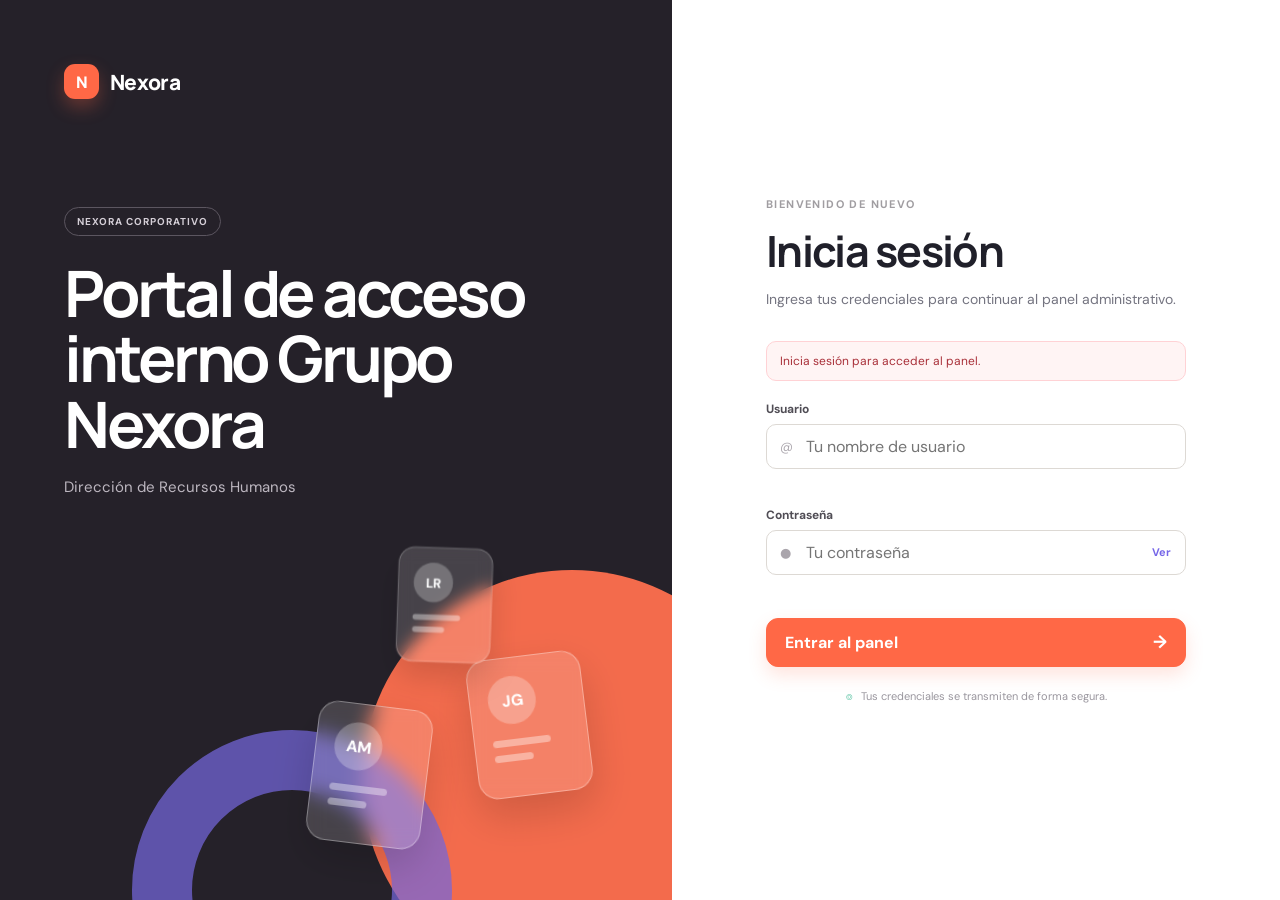
<file: index.html>
<!doctype html>
<html lang="es" class="auth-pending">
<head>
  <meta charset="UTF-8">
  <meta name="viewport" content="width=device-width, initial-scale=1.0">
  <meta name="description" content="Panel administrativo de empleados y departamentos">
  <title>Nexora | Panel</title>
  <link rel="preconnect" href="https://fonts.googleapis.com">
  <link rel="preconnect" href="https://fonts.gstatic.com" crossorigin>
  <link href="https://fonts.googleapis.com/css2?family=DM+Sans:wght@400;500;600;700&family=Manrope:wght@600;700;800&display=swap" rel="stylesheet">
  <link rel="stylesheet" href="./css/styles.css">
</head>
<body class="app-page">
  <div class="app-shell">
    <aside class="sidebar" id="sidebar">
      <a class="brand" href="./index.html" aria-label="Ir al inicio">
        <span class="brand-mark" aria-hidden="true">N</span>
        <span>Nexora</span>
      </a>

      <nav class="main-nav" aria-label="Navegación principal">
        <p class="nav-caption">Espacio de trabajo</p>
        <a class="nav-link active" href="./index.html" data-permission="dashboard">
          <span class="nav-icon" aria-hidden="true">⌂</span> Resumen
        </a>
        <a class="nav-link" href="./empleados.html" data-permission="empleados:ver">
          <span class="nav-icon" aria-hidden="true">♙</span> Empleados
        </a>
        <a class="nav-link" href="./departamentos.html" data-permission="departamentos:ver">
          <span class="nav-icon" aria-hidden="true">◇</span> Departamentos
        </a>
      </nav>

      <div class="sidebar-footer">
        <div class="user-card">
          <div class="avatar" data-user-initial>U</div>
          <div class="user-meta">
            <strong data-username>Usuario</strong>
            <span data-role>Rol</span>
          </div>
          <button class="icon-button" type="button" data-logout aria-label="Cerrar sesión" title="Cerrar sesión">↗</button>
        </div>
      </div>
    </aside>

    <main class="main-content">
      <header class="topbar">
        <button class="menu-button" id="menuButton" type="button" aria-label="Abrir menú">☰</button>
        <div>
          <p class="eyebrow">Panel administrativo</p>
          <h1>Hola, <span data-first-name>equipo</span></h1>
        </div>
      </header>

      

      <section class="stats-grid" aria-label="Indicadores">
        <article class="stat-card" data-permission="empleados:ver">
          <div class="stat-icon coral">♙</div>
          <div>
            <p>Empleados</p>
            <strong id="employeeCount">—</strong>
            <span>registros activos</span>
          </div>
        </article>
        <article class="stat-card" data-permission="departamentos:ver">
          <div class="stat-icon violet">◇</div>
          <div>
            <p>Departamentos</p>
            <strong id="departmentCount">—</strong>
            <span>áreas registradas</span>
          </div>
        </article>
        <article class="stat-card">
          <div class="stat-icon mint">✓</div>
          <div>
            <p>Tu acceso</p>
            <strong class="access-role" data-role>—</strong>
            <span>permisos asignados</span>
          </div>
        </article>
      </section>

      <section class="content-grid">
        <article class="panel quick-panel">
          <div class="panel-heading">
            <div>
              <p class="eyebrow">Accesos directos</p>
              <h2>¿Qué quieres hacer?</h2>
            </div>
          </div>
          <div class="quick-links">
            <a href="./empleados.html" data-permission="empleados:ver">
              <span class="quick-icon coral">♙</span>
              <span><strong>Ver empleados</strong><small>Directorio y datos laborales</small></span>
              <b>→</b>
            </a>
            <a href="./departamentos.html" data-permission="departamentos:ver">
              <span class="quick-icon violet">◇</span>
              <span><strong>Ver departamentos</strong><small>Estructura de la empresa</small></span>
              <b>→</b>
            </a>
            <a href="./empleados.html?nuevo=true" data-permission="empleados:crear">
              <span class="quick-icon mint">＋</span>
              <span><strong>Nuevo empleado</strong><small>Agrega una persona al equipo</small></span>
              <b>→</b>
            </a>
          </div>
        </article>

        <article class="panel permission-panel">
          <div class="panel-heading">
            <div>
              <p class="eyebrow">Sesión actual</p>
              <h2>Permisos habilitados</h2>
            </div>
          </div>
          <ul class="permission-list" id="permissionList"></ul>
        </article>
      </section>
    </main>
  </div>

  <div class="toast-container" id="toastContainer" aria-live="polite"></div>
  <script type="module" src="./js/controllers/indexController.js"></script>
</body>
</html>
</file>
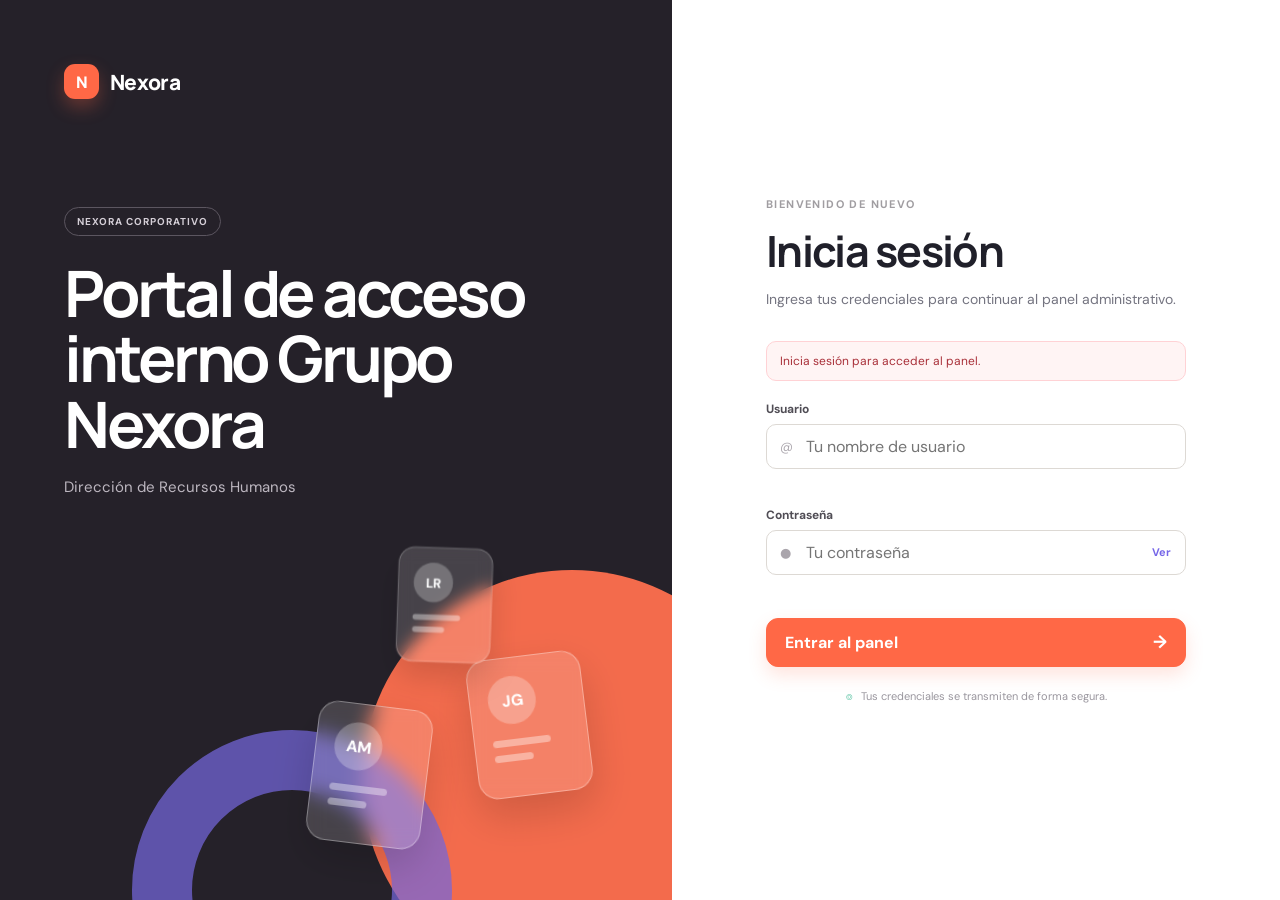
<file: departamentos.html>
<!doctype html>
<html lang="es" class="auth-pending">
<head>
  <meta charset="UTF-8">
  <meta name="viewport" content="width=device-width, initial-scale=1.0">
  <title>Nexora | Departamentos</title>
  <link rel="preconnect" href="https://fonts.googleapis.com">
  <link rel="preconnect" href="https://fonts.gstatic.com" crossorigin>
  <link href="https://fonts.googleapis.com/css2?family=DM+Sans:wght@400;500;600;700&family=Manrope:wght@600;700;800&display=swap" rel="stylesheet">
  <link rel="stylesheet" href="./css/styles.css">
</head>
<body class="app-page">
  <div class="app-shell">
    <aside class="sidebar" id="sidebar">
      <a class="brand" href="./index.html"><span class="brand-mark">N</span><span>Nexora</span></a>
      <nav class="main-nav" aria-label="Navegación principal">
        <p class="nav-caption">Espacio de trabajo</p>
        <a class="nav-link" href="./index.html" data-permission="dashboard"><span class="nav-icon">⌂</span> Resumen</a>
        <a class="nav-link" href="./empleados.html" data-permission="empleados:ver"><span class="nav-icon">♙</span> Empleados</a>
        <a class="nav-link active" href="./departamentos.html" data-permission="departamentos:ver"><span class="nav-icon">◇</span> Departamentos</a>
      </nav>
      <div class="sidebar-footer">
        <div class="user-card">
          <div class="avatar" data-user-initial>U</div>
          <div class="user-meta"><strong data-username>Usuario</strong><span data-role>Rol</span></div>
          <button class="icon-button" type="button" data-logout aria-label="Cerrar sesión">↗</button>
        </div>
      </div>
    </aside>

    <main class="main-content">
      <header class="topbar list-topbar">
        <button class="menu-button" id="menuButton" type="button" aria-label="Abrir menú">☰</button>
        <div><p class="eyebrow">Organización</p><h1>Departamentos</h1></div>
        <button class="primary-button" id="newDepartmentButton" type="button" data-permission="departamentos:crear">＋ Nuevo departamento</button>
      </header>

      <section class="panel table-panel">
        <div class="table-toolbar">
          <div><h2>Áreas de la empresa</h2><p id="departmentSummary">Cargando departamentos…</p></div>
          <label class="search-box"><span aria-hidden="true">⌕</span><input id="departmentSearch" type="search" placeholder="Buscar departamento…"></label>
        </div>
        <div class="department-grid" id="departmentGrid"></div>
        <div class="empty-state" id="departmentEmpty" hidden><span>◇</span><h3>No hay departamentos para mostrar</h3><p>Prueba con otra búsqueda o crea un área.</p></div>
      </section>
    </main>
  </div>

  <dialog class="modal" id="departmentModal">
    <form id="departmentForm" method="dialog" novalidate>
      <input type="hidden" id="departmentId" name="id">
      <div class="modal-header">
        <div><p class="eyebrow" id="departmentModalEyebrow">Nuevo registro</p><h2 id="departmentModalTitle">Agregar departamento</h2></div>
        <button class="close-button" type="button" data-close-modal aria-label="Cerrar">×</button>
      </div>
      <div class="form-grid">
        <div class="form-field full"><label for="nombreDepto">Nombre del departamento</label><input id="nombreDepto" name="nombreDepto" required minlength="5" maxlength="50"></div>
        <div class="form-field"><label for="abreviatura">Abreviatura</label><input id="abreviatura" name="abreviatura" maxlength="5" placeholder="Ej. RRHH"></div>
        <div class="form-field"><label for="ubicacion">Ubicación</label><input id="ubicacion" name="ubicacion" maxlength="100" placeholder="Ej. Edificio A"></div>
      </div>
      <div class="modal-actions"><button class="secondary-button" type="button" data-close-modal>Cancelar</button><button class="primary-button" id="saveDepartmentButton" type="submit">Guardar departamento</button></div>
    </form>
  </dialog>

  <div class="toast-container" id="toastContainer" aria-live="polite"></div>
  <script type="module" src="./js/controllers/departamentosController.js"></script>
</body>
</html>
</file>
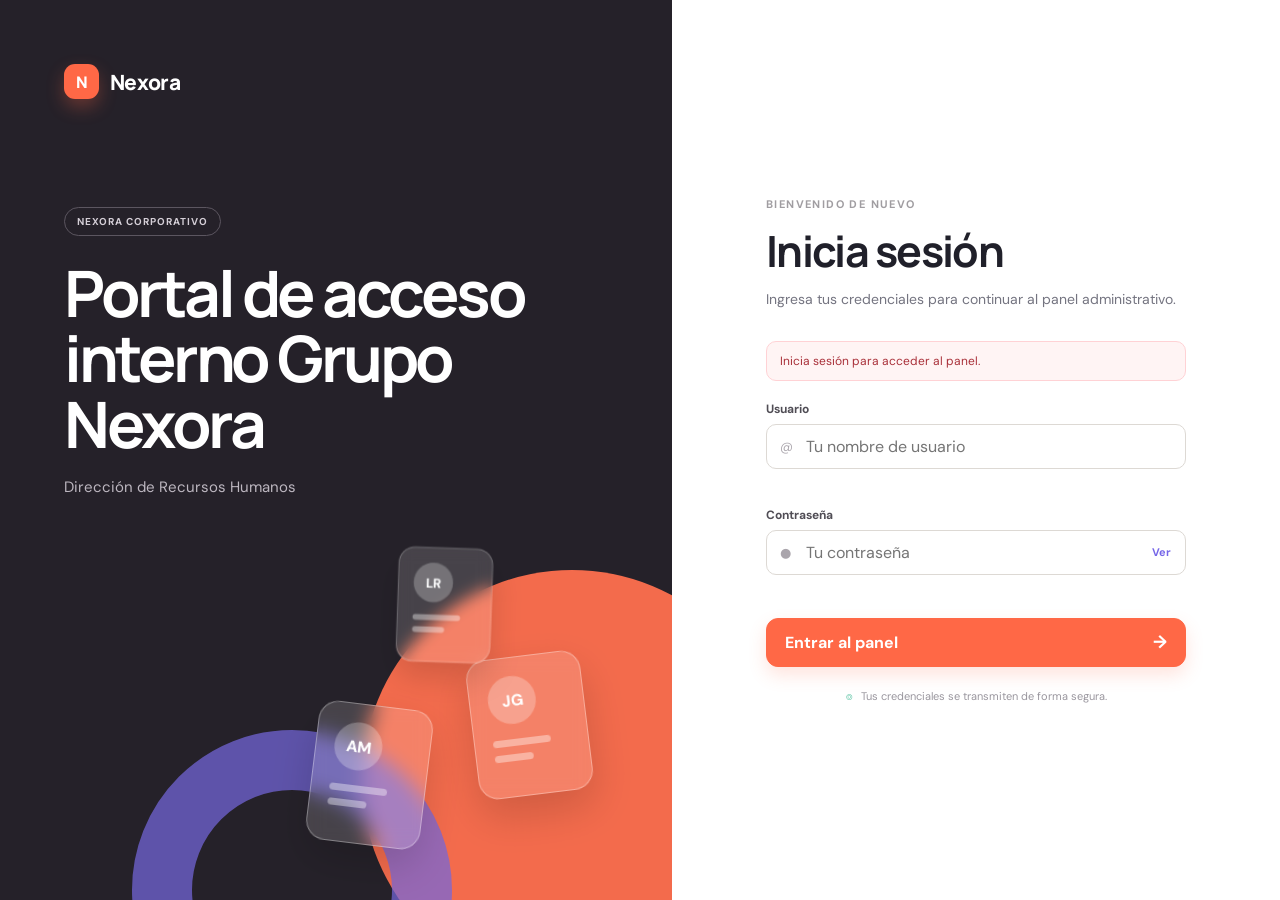
<file: empleados.html>
<!doctype html>
<html lang="es" class="auth-pending">
<head>
  <meta charset="UTF-8">
  <meta name="viewport" content="width=device-width, initial-scale=1.0">
  <title>Nexora | Empleados</title>
  <link rel="preconnect" href="https://fonts.googleapis.com">
  <link rel="preconnect" href="https://fonts.gstatic.com" crossorigin>
  <link href="https://fonts.googleapis.com/css2?family=DM+Sans:wght@400;500;600;700&family=Manrope:wght@600;700;800&display=swap" rel="stylesheet">
  <link rel="stylesheet" href="./css/styles.css">
</head>
<body class="app-page">
  <div class="app-shell">
    <aside class="sidebar" id="sidebar">
      <a class="brand" href="./index.html"><span class="brand-mark">N</span><span>Nexora</span></a>
      <nav class="main-nav" aria-label="Navegación principal">
        <p class="nav-caption">Espacio de trabajo</p>
        <a class="nav-link" href="./index.html" data-permission="dashboard"><span class="nav-icon">⌂</span> Resumen</a>
        <a class="nav-link active" href="./empleados.html" data-permission="empleados:ver"><span class="nav-icon">♙</span> Empleados</a>
        <a class="nav-link" href="./departamentos.html" data-permission="departamentos:ver"><span class="nav-icon">◇</span> Departamentos</a>
      </nav>
      <div class="sidebar-footer">
        <div class="user-card">
          <div class="avatar" data-user-initial>U</div>
          <div class="user-meta"><strong data-username>Usuario</strong><span data-role>Rol</span></div>
          <button class="icon-button" type="button" data-logout aria-label="Cerrar sesión">↗</button>
        </div>
      </div>
    </aside>

    <main class="main-content">
      <header class="topbar list-topbar">
        <button class="menu-button" id="menuButton" type="button" aria-label="Abrir menú">☰</button>
        <div><p class="eyebrow">Directorio</p><h1>Empleados</h1></div>
        <button class="primary-button" id="newEmployeeButton" type="button" data-permission="empleados:crear">＋ Nuevo empleado</button>
      </header>

      <section class="panel table-panel">
        <div class="table-toolbar">
          <div>
            <h2>Personas del equipo</h2>
            <p id="employeeSummary">Cargando empleados…</p>
          </div>
          <label class="search-box">
            <span aria-hidden="true">⌕</span>
            <input id="employeeSearch" type="search" placeholder="Buscar por nombre, correo…">
          </label>
        </div>
        <div class="table-wrap">
          <table>
            <thead><tr><th>Empleado</th><th>Departamento</th><th>Ingreso</th><th>Salario</th><th class="actions-column">Acciones</th></tr></thead>
            <tbody id="employeeTableBody"></tbody>
          </table>
          <div class="empty-state" id="employeeEmpty" hidden>
            <span>♙</span><h3>No hay empleados para mostrar</h3><p>Prueba con otra búsqueda o agrega un registro.</p>
          </div>
        </div>
        <div class="pagination" id="employeePagination"></div>
      </section>
    </main>
  </div>

  <dialog class="modal" id="employeeModal">
    <form id="employeeForm" method="dialog" novalidate>
      <div class="modal-header">
        <div><p class="eyebrow">Nuevo registro</p><h2>Agregar empleado</h2></div>
        <button class="close-button" type="button" data-close-modal aria-label="Cerrar">×</button>
      </div>
      <div class="form-grid">
        <div class="form-field"><label for="nombre">Nombre</label><input id="nombre" name="nombre" required maxlength="80"></div>
        <div class="form-field"><label for="apellido">Apellido</label><input id="apellido" name="apellido" required maxlength="80"></div>
        <div class="form-field full"><label for="email">Correo electrónico</label><input id="email" name="email" type="email" required maxlength="120"></div>
        <div class="form-field"><label for="fecha_ingreso">Fecha de ingreso</label><input id="fecha_ingreso" name="fecha_ingreso" type="date" required></div>
        <div class="form-field"><label for="salario">Salario</label><input id="salario" name="salario" type="number" min="0" step="0.01" required></div>
        <div class="form-field full"><label for="idDepartamento">Departamento</label><select id="idDepartamento" name="idDepartamento" required><option value="">Selecciona un departamento</option></select></div>
      </div>
      <div class="modal-actions"><button class="secondary-button" type="button" data-close-modal>Cancelar</button><button class="primary-button" id="saveEmployeeButton" type="submit">Guardar empleado</button></div>
    </form>
  </dialog>

  <div class="toast-container" id="toastContainer" aria-live="polite"></div>
  <script type="module" src="./js/controllers/empleadosController.js"></script>
</body>
</html>
</file>
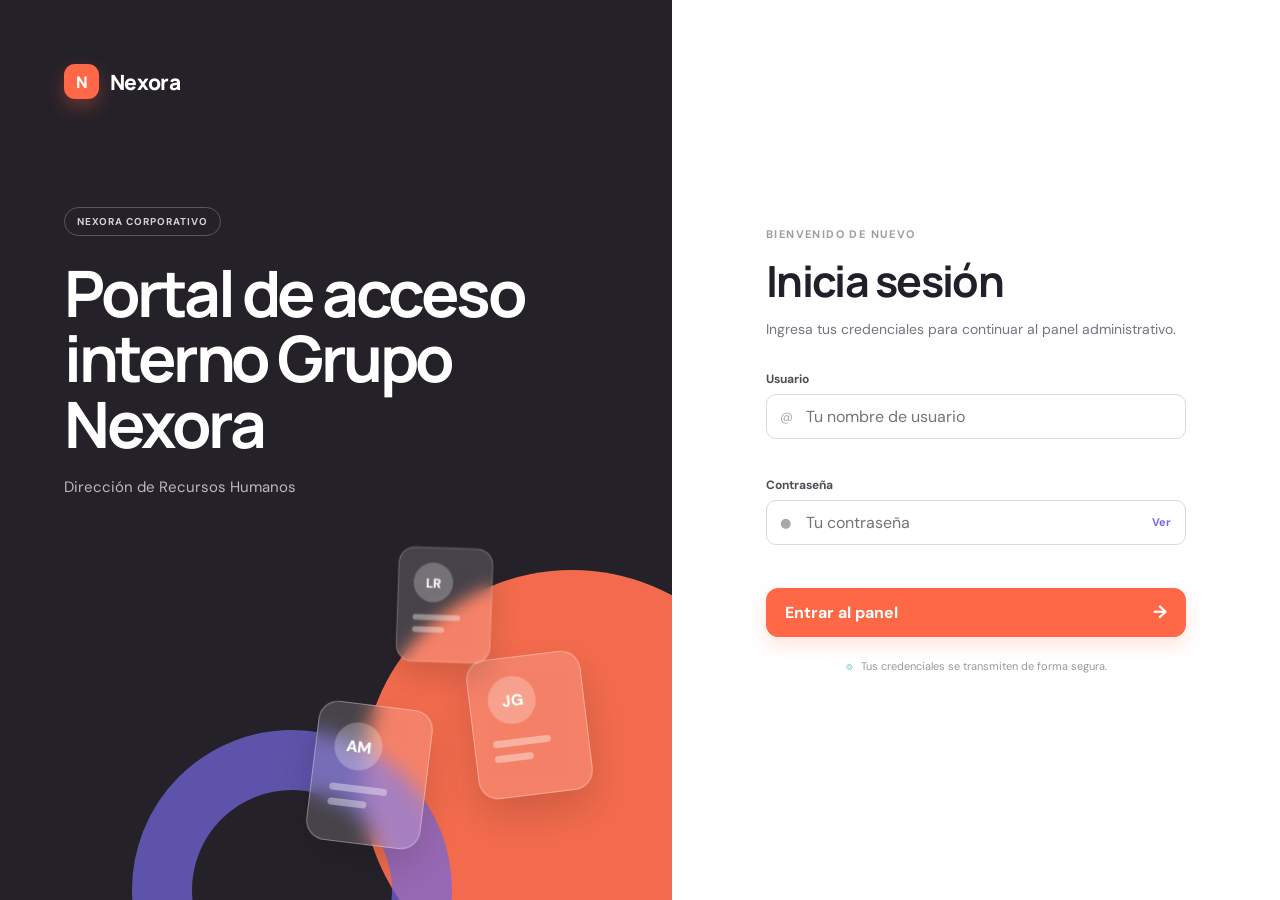
<file: login.html>
<!doctype html>
<html lang="es" class="auth-pending">
<head>
  <meta charset="UTF-8">
  <meta name="viewport" content="width=device-width, initial-scale=1.0">
  <meta name="description" content="Inicio de sesión del portal corporativo Nexora">
  <title>Nexora | Iniciar sesión</title>
  <link rel="preconnect" href="https://fonts.googleapis.com">
  <link rel="preconnect" href="https://fonts.gstatic.com" crossorigin>
  <link href="https://fonts.googleapis.com/css2?family=DM+Sans:wght@400;500;600;700&family=Manrope:wght@600;700;800&display=swap" rel="stylesheet">
  <link rel="stylesheet" href="./css/styles.css">
</head>
<body class="login-page">
  <main class="login-layout">
    <section class="login-visual" aria-label="Bienvenida">
      <a class="brand brand-light" href="./index.html">
        <span class="brand-mark">N</span><span>Nexora</span>
      </a>
      <div class="visual-copy">
        <span class="login-chip">Nexora Corporativo</span>
        <h1>Portal de acceso interno Grupo Nexora</h1>
        <p>Dirección de Recursos Humanos</p>
      </div>
      <div class="visual-art" aria-hidden="true">
        <div class="orb orb-one"></div>
        <div class="orb orb-two"></div>
        <div class="people-card card-one"><span>JG</span><i></i><i></i></div>
        <div class="people-card card-two"><span>AM</span><i></i><i></i></div>
        <div class="people-card card-three"><span>LR</span><i></i><i></i></div>
      </div>
    </section>

    <section class="login-form-section">
      <div class="login-form-wrap">
        <div class="mobile-brand">
          <span class="brand-mark">N</span><strong>Nexora</strong>
        </div>
        <p class="eyebrow">Bienvenido de nuevo</p>
        <h2>Inicia sesión</h2>
        <p class="form-intro">Ingresa tus credenciales para continuar al panel administrativo.</p>

        <div class="alert alert-error" id="loginAlert" role="alert" hidden></div>

        <form id="loginForm" novalidate>
          <div class="form-field">
            <label for="username">Usuario</label>
            <div class="input-with-icon">
              <span aria-hidden="true">@</span>
              <input id="username" name="username" type="text" autocomplete="username" placeholder="Tu nombre de usuario" required>
            </div>
            <small class="field-error" data-error-for="username"></small>
          </div>

          <div class="form-field">
            <label for="password">Contraseña</label>
            <div class="input-with-icon">
              <span aria-hidden="true">●</span>
              <input id="password" name="password" type="password" autocomplete="current-password" placeholder="Tu contraseña" required>
              <button class="password-toggle" id="passwordToggle" type="button" aria-label="Mostrar contraseña">Ver</button>
            </div>
            <small class="field-error" data-error-for="password"></small>
          </div>

          <button class="primary-button login-button" id="loginButton" type="submit">
            <span>Entrar al panel</span><b aria-hidden="true">→</b>
          </button>
        </form>

        <p class="security-note"><span aria-hidden="true">⌾</span> Tus credenciales se transmiten de forma segura.</p>
      </div>
    </section>
  </main>
  <script type="module" src="./js/controllers/loginController.js"></script>
</body>
</html>
</file>
<file: css/styles.css>
:root {
  --ink: #20202a;
  --muted: #747480;
  --line: #e9e7e2;
  --paper: #ffffff;
  --canvas: #f6f5f1;
  --coral: #ff6846;
  --coral-dark: #e94e2c;
  --coral-soft: #fff0eb;
  --violet: #7566e8;
  --violet-soft: #efedff;
  --mint: #3eb893;
  --mint-soft: #e6f8f1;
  --danger: #cf3d46;
  --shadow: 0 18px 50px rgba(40, 33, 28, 0.08);
  --radius-lg: 24px;
  --radius-md: 16px;
  --sidebar-width: 252px;
}

/* Evita mostrar una vista mientras el guard comprueba la sesión. */
html.auth-pending body {
  visibility: hidden;
}

* { box-sizing: border-box; }

html { min-width: 320px; }

body {
  margin: 0;
  color: var(--ink);
  background: var(--canvas);
  font-family: "DM Sans", system-ui, sans-serif;
  -webkit-font-smoothing: antialiased;
}

button, input, select { font: inherit; }
button, a { -webkit-tap-highlight-color: transparent; }
a { color: inherit; text-decoration: none; }
[hidden] { display: none !important; }

h1, h2, h3, p { margin-top: 0; }
h1, h2, h3, .brand { font-family: "Manrope", sans-serif; }

.app-shell { min-height: 100vh; }

.sidebar {
  position: fixed;
  inset: 0 auto 0 0;
  z-index: 30;
  display: flex;
  width: var(--sidebar-width);
  flex-direction: column;
  padding: 32px 22px 22px;
  border-right: 1px solid var(--line);
  background: rgba(255, 255, 255, 0.94);
  backdrop-filter: blur(16px);
}

.brand {
  display: inline-flex;
  align-items: center;
  gap: 11px;
  width: fit-content;
  font-size: 21px;
  font-weight: 800;
  letter-spacing: -0.7px;
}

.brand-mark {
  display: grid;
  width: 35px;
  height: 35px;
  place-items: center;
  border-radius: 11px;
  color: #fff;
  background: var(--coral);
  box-shadow: 0 8px 18px rgba(255, 104, 70, 0.3);
  font-size: 16px;
}

.main-nav { margin-top: 60px; }

.nav-caption, .eyebrow {
  margin-bottom: 10px;
  color: #a09da1;
  font-size: 11px;
  font-weight: 700;
  letter-spacing: 1.4px;
  text-transform: uppercase;
}

.nav-caption { padding-left: 13px; }

.nav-link {
  display: flex;
  align-items: center;
  gap: 13px;
  margin: 5px 0;
  padding: 12px 13px;
  border-radius: 12px;
  color: #686571;
  font-size: 14px;
  font-weight: 600;
  transition: 160ms ease;
}

.nav-link:hover { color: var(--ink); background: #f6f4ef; }
.nav-link.active { color: #d94d2f; background: var(--coral-soft); }
.nav-icon { display: grid; width: 22px; font-size: 19px; place-items: center; }

.sidebar-footer { margin-top: auto; }

.user-card {
  display: flex;
  align-items: center;
  gap: 10px;
  padding-top: 20px;
  border-top: 1px solid var(--line);
}

.avatar, .table-avatar {
  display: grid;
  flex: 0 0 auto;
  width: 38px;
  height: 38px;
  place-items: center;
  border-radius: 12px;
  color: #6756ca;
  background: var(--violet-soft);
  font-weight: 800;
}

.user-meta { display: grid; min-width: 0; flex: 1; }
.user-meta strong { overflow: hidden; font-size: 13px; text-overflow: ellipsis; }
.user-meta span { overflow: hidden; color: var(--muted); font-size: 11px; text-overflow: ellipsis; text-transform: capitalize; }

.icon-button, .menu-button, .close-button {
  border: 0;
  color: #85818b;
  background: transparent;
  cursor: pointer;
}

.icon-button { padding: 8px; border-radius: 9px; font-size: 18px; }
.icon-button:hover { color: var(--danger); background: #fff0f0; }

.main-content {
  min-height: 100vh;
  margin-left: var(--sidebar-width);
  padding: 36px clamp(24px, 4vw, 64px) 56px;
}

.topbar {
  display: flex;
  align-items: center;
  justify-content: space-between;
  gap: 24px;
  margin-bottom: 28px;
}

.topbar h1 { margin-bottom: 0; font-size: clamp(27px, 3vw, 38px); letter-spacing: -1.5px; }
.topbar .eyebrow { margin-bottom: 4px; }
.topbar-actions { margin-left: auto; }
.menu-button { display: none; font-size: 22px; }

.status-pill {
  display: inline-flex;
  align-items: center;
  gap: 8px;
  padding: 8px 12px;
  border: 1px solid #ddede7;
  border-radius: 99px;
  color: #48806d;
  background: #f4fcf9;
  font-size: 12px;
  font-weight: 600;
}

.status-pill i { width: 7px; height: 7px; border-radius: 50%; background: var(--mint); box-shadow: 0 0 0 4px #dff4ed; }

.hero-card {
  position: relative;
  display: flex;
  min-height: 235px;
  align-items: center;
  overflow: hidden;
  padding: 38px 42px;
  border-radius: var(--radius-lg);
  color: #fff;
  background: #27232b;
  box-shadow: var(--shadow);
}

.hero-card > div:first-child { position: relative; z-index: 2; max-width: 610px; }
.hero-label { display: inline-block; margin-bottom: 18px; padding: 7px 11px; border: 1px solid #5e5665; border-radius: 99px; color: #d5d0d8; font-size: 11px; font-weight: 700; letter-spacing: 1px; text-transform: uppercase; }
.hero-card h2 { max-width: 500px; margin-bottom: 12px; font-size: clamp(30px, 4vw, 48px); line-height: 1.08; letter-spacing: -2px; }
.hero-card p { max-width: 570px; margin-bottom: 0; color: #bdb8c0; font-size: 15px; line-height: 1.6; }

.hero-decoration { position: absolute; inset: 0 0 0 auto; width: 42%; }
.hero-decoration span { position: absolute; border-radius: 50%; }
.hero-decoration span:nth-child(1) { top: -90px; right: -20px; width: 260px; height: 260px; background: var(--coral); opacity: 0.88; }
.hero-decoration span:nth-child(2) { right: 130px; bottom: -100px; width: 245px; height: 245px; border: 45px solid var(--violet); opacity: 0.65; }
.hero-decoration span:nth-child(3) { top: 84px; right: 68px; width: 96px; height: 96px; border: 18px solid #f9bb53; opacity: 0.9; }

.stats-grid { display: grid; grid-template-columns: repeat(3, minmax(0, 1fr)); gap: 18px; margin: 22px 0; }

.stat-card {
  display: flex;
  min-height: 132px;
  align-items: center;
  gap: 17px;
  padding: 23px;
  border: 1px solid var(--line);
  border-radius: var(--radius-md);
  background: var(--paper);
}

.stat-icon, .quick-icon { display: grid; flex: 0 0 auto; place-items: center; border-radius: 14px; font-weight: 800; }
.stat-icon { width: 48px; height: 48px; font-size: 21px; }
.coral { color: #e75434; background: var(--coral-soft); }
.violet { color: #6959d3; background: var(--violet-soft); }
.mint { color: #258a6c; background: var(--mint-soft); }
.stat-card p { margin-bottom: 3px; color: var(--muted); font-size: 13px; }
.stat-card strong { display: block; max-width: 150px; overflow: hidden; font-family: "Manrope"; font-size: 26px; line-height: 1.2; text-overflow: ellipsis; }
.stat-card strong.access-role { font-size: 17px; text-transform: capitalize; }
.stat-card span { color: #a3a0a5; font-size: 11px; }

.content-grid { display: grid; grid-template-columns: minmax(0, 1.45fr) minmax(290px, 0.8fr); gap: 22px; }
.panel { border: 1px solid var(--line); border-radius: var(--radius-lg); background: var(--paper); }
.quick-panel, .permission-panel { padding: 28px; }
.panel-heading h2 { margin-bottom: 22px; font-size: 20px; letter-spacing: -0.6px; }
.panel-heading .eyebrow { margin-bottom: 5px; }

.quick-links { display: grid; gap: 8px; }
.quick-links a { display: flex; align-items: center; gap: 14px; padding: 12px; border-radius: 14px; transition: 160ms ease; }
.quick-links a:hover { background: #faf9f6; transform: translateX(2px); }
.quick-icon { width: 42px; height: 42px; }
.quick-links a > span:nth-child(2) { display: grid; flex: 1; }
.quick-links strong { font-size: 14px; }
.quick-links small { margin-top: 2px; color: var(--muted); font-size: 12px; }
.quick-links b { color: #aaa6ac; }

.permission-list { display: grid; gap: 11px; margin: 0; padding: 0; list-style: none; }
.permission-list li { display: flex; align-items: center; gap: 11px; }
.permission-list li span { display: grid; width: 25px; height: 25px; place-items: center; border-radius: 50%; color: #27886c; background: var(--mint-soft); font-size: 11px; font-weight: 800; }
.permission-list p { margin: 0; color: #66626b; font-size: 13px; }

.primary-button, .secondary-button {
  display: inline-flex;
  min-height: 43px;
  align-items: center;
  justify-content: center;
  gap: 12px;
  padding: 10px 18px;
  border-radius: 12px;
  font-weight: 700;
  cursor: pointer;
  transition: 150ms ease;
}

.primary-button { border: 1px solid var(--coral); color: #fff; background: var(--coral); box-shadow: 0 8px 18px rgba(255, 104, 70, 0.18); }
.primary-button:hover { border-color: var(--coral-dark); background: var(--coral-dark); transform: translateY(-1px); }
.primary-button:disabled, .secondary-button:disabled { opacity: 0.6; cursor: wait; transform: none; }
.secondary-button { border: 1px solid var(--line); color: #615e65; background: #fff; }
.secondary-button:hover { background: #f7f6f3; }

.list-topbar { min-height: 55px; }
.table-panel { overflow: hidden; }
.table-toolbar { display: flex; align-items: center; justify-content: space-between; gap: 20px; padding: 25px 28px; border-bottom: 1px solid var(--line); }
.table-toolbar h2 { margin-bottom: 4px; font-size: 19px; }
.table-toolbar p { margin-bottom: 0; color: var(--muted); font-size: 12px; }

.search-box { display: flex; width: min(310px, 40vw); align-items: center; gap: 8px; padding: 0 13px; border: 1px solid var(--line); border-radius: 11px; color: #aaa6ac; background: #faf9f7; }
.search-box:focus-within { border-color: #c9c3bb; box-shadow: 0 0 0 3px #f0eee9; }
.search-box input { width: 100%; height: 40px; border: 0; outline: 0; background: transparent; font-size: 13px; }

.table-wrap { width: 100%; overflow-x: auto; }
table { width: 100%; border-collapse: collapse; }
th { padding: 13px 20px; color: #98949b; background: #faf9f7; font-size: 10px; font-weight: 700; letter-spacing: 0.8px; text-align: left; text-transform: uppercase; }
td { padding: 15px 20px; border-top: 1px solid #efede9; color: #5f5c65; font-size: 13px; vertical-align: middle; }
tbody tr { transition: background 130ms ease; }
tbody tr:hover { background: #fcfbf9; }
.person-cell { display: flex; min-width: 200px; align-items: center; gap: 11px; }
.person-cell > span:last-child { display: grid; }
.person-cell strong { color: var(--ink); font-size: 13px; }
.person-cell small { margin-top: 2px; color: var(--muted); }
.table-avatar { width: 36px; height: 36px; font-size: 11px; }
.actions-column { width: 90px; text-align: right; }
.table-action, .text-button { border: 0; border-radius: 8px; color: #6258b5; background: transparent; font-size: 12px; font-weight: 700; cursor: pointer; }
.table-action { padding: 7px 9px; }
.table-action:hover, .text-button:hover { background: var(--violet-soft); }
.danger-action { color: var(--danger); }
.danger-action:hover { background: #fff0f1; }

.pagination { display: flex; justify-content: flex-end; gap: 6px; min-height: 18px; padding: 16px 24px; border-top: 1px solid var(--line); }
.pagination:empty { display: none; }
.pagination button { display: grid; width: 31px; height: 31px; place-items: center; border: 1px solid var(--line); border-radius: 8px; color: #706c74; background: white; cursor: pointer; }
.pagination button.active { border-color: var(--ink); color: #fff; background: var(--ink); }

.empty-state { padding: 60px 24px; text-align: center; }
.empty-state > span { display: grid; width: 50px; height: 50px; margin: 0 auto 15px; place-items: center; border-radius: 16px; color: var(--violet); background: var(--violet-soft); font-size: 23px; }
.empty-state h3 { margin-bottom: 6px; font-size: 16px; }
.empty-state p { margin-bottom: 0; color: var(--muted); font-size: 13px; }

.department-grid { display: grid; grid-template-columns: repeat(3, minmax(0, 1fr)); gap: 16px; padding: 25px 28px 30px; }
.department-card { min-height: 210px; padding: 20px; border: 1px solid var(--line); border-radius: 17px; background: #fff; transition: 160ms ease; }
.department-card:hover { box-shadow: 0 13px 30px rgba(44, 38, 34, 0.07); transform: translateY(-2px); }
.department-card-head { display: flex; align-items: center; justify-content: space-between; margin-bottom: 25px; }
.department-icon { display: grid; width: 44px; height: 44px; place-items: center; border-radius: 13px; font-size: 12px; font-weight: 800; }
.color-1 { color: #d85235; background: var(--coral-soft); }
.color-2 { color: #6457c6; background: var(--violet-soft); }
.color-3 { color: #268668; background: var(--mint-soft); }
.color-4 { color: #a87318; background: #fff5d8; }
.department-tag { padding: 5px 8px; border-radius: 7px; color: #8b878e; background: #f6f5f2; font-size: 9px; font-weight: 800; letter-spacing: 0.7px; }
.department-card h3 { margin-bottom: 8px; font-size: 16px; }
.department-location { min-height: 32px; margin-bottom: 14px; color: var(--muted); font-size: 12px; }
.card-actions { display: flex; gap: 8px; padding-top: 12px; border-top: 1px solid var(--line); }
.text-button { padding: 6px 8px; }

.modal {
  width: min(610px, calc(100% - 30px));
  padding: 0;
  border: 0;
  border-radius: 22px;
  color: var(--ink);
  background: #fff;
  box-shadow: 0 30px 100px rgba(29, 24, 22, 0.25);
}

.modal::backdrop { background: rgba(24, 21, 25, 0.55); backdrop-filter: blur(3px); }
.modal form { padding: 28px; }
.modal-header { display: flex; align-items: flex-start; justify-content: space-between; margin-bottom: 25px; }
.modal-header h2 { margin-bottom: 0; font-size: 22px; }
.modal-header .eyebrow { margin-bottom: 4px; }
.close-button { padding: 0 6px; font-size: 29px; line-height: 1; }
.form-grid { display: grid; grid-template-columns: 1fr 1fr; gap: 17px; }
.form-field { display: grid; gap: 7px; }
.form-field.full { grid-column: 1 / -1; }
.form-field label { color: #504d55; font-size: 12px; font-weight: 700; }
.form-field input, .form-field select { width: 100%; height: 45px; padding: 0 13px; border: 1px solid #ddd9d4; border-radius: 10px; outline: 0; color: var(--ink); background: #fff; }
.form-field input:focus, .form-field select:focus { border-color: #aa9fea; box-shadow: 0 0 0 3px var(--violet-soft); }
.form-field input.is-invalid { border-color: var(--danger); box-shadow: 0 0 0 3px #fff0f1; }
.field-error { min-height: 14px; color: var(--danger); font-size: 11px; }
.modal-actions { display: flex; justify-content: flex-end; gap: 10px; margin-top: 28px; padding-top: 20px; border-top: 1px solid var(--line); }

.toast-container { position: fixed; z-index: 100; right: 24px; bottom: 24px; display: grid; gap: 10px; }
.toast { max-width: 360px; padding: 13px 16px; border: 1px solid var(--line); border-left: 4px solid var(--violet); border-radius: 12px; color: #4f4b53; background: #fff; box-shadow: var(--shadow); font-size: 13px; animation: toast-in 180ms ease; }
.toast-success { border-left-color: var(--mint); }
.toast-error { border-left-color: var(--danger); }
@keyframes toast-in { from { opacity: 0; transform: translateY(8px); } }

.skeleton-row span, .skeleton-card span { display: block; border-radius: 8px; background: linear-gradient(90deg, #f2f0ec 25%, #faf9f7 50%, #f2f0ec 75%); background-size: 200% 100%; animation: skeleton 1.2s infinite; }
.skeleton-row span { width: 100%; height: 28px; }
.skeleton-card span { width: 100%; height: 17px; margin-bottom: 18px; }
.skeleton-card span:first-child { width: 45px; height: 45px; }
.skeleton-card span:last-child { width: 55%; }
@keyframes skeleton { to { background-position: -200% 0; } }

/* Login */
.login-page { min-height: 100vh; background: #fff; }
.login-layout { display: grid; min-height: 100vh; grid-template-columns: minmax(430px, 1.05fr) minmax(430px, 0.95fr); }
.login-visual { position: relative; display: flex; overflow: hidden; flex-direction: column; padding: clamp(34px, 5vw, 66px); color: #fff; background: #252129; }
.brand-light { color: #fff; }
.visual-copy { position: relative; z-index: 3; max-width: 620px; margin-top: clamp(65px, 12vh, 130px); }
.login-chip { display: inline-flex; margin-bottom: 24px; padding: 7px 12px; border: 1px solid #5c5660; border-radius: 99px; color: #d5cfd7; font-size: 10px; font-weight: 700; letter-spacing: 1px; text-transform: uppercase; }
.visual-copy h1 { margin-bottom: 19px; font-size: clamp(40px, 5vw, 70px); line-height: 1.02; letter-spacing: -3.5px; }
.visual-copy p { max-width: 530px; color: #bdb7c0; font-size: 15px; line-height: 1.7; }
.visual-footnote { position: relative; z-index: 2; margin: auto 0 0; color: #847d87; font-size: 11px; }

.visual-art { position: absolute; inset: 0; pointer-events: none; }
.orb { position: absolute; border-radius: 50%; filter: saturate(0.9); }
.orb-one { right: -110px; bottom: -90px; width: 420px; height: 420px; background: var(--coral); }
.orb-two { right: 220px; bottom: -150px; width: 320px; height: 320px; border: 60px solid var(--violet); opacity: 0.72; }
.people-card { position: absolute; z-index: 2; width: 115px; height: 140px; padding: 18px; border: 1px solid rgba(255,255,255,.33); border-radius: 20px; background: rgba(255,255,255,.15); box-shadow: 0 18px 40px rgba(0,0,0,.15); backdrop-filter: blur(10px); transform: rotate(-7deg); }
.people-card span { display: grid; width: 48px; height: 48px; margin-bottom: 15px; place-items: center; border-radius: 50%; color: #fff; background: rgba(255,255,255,.25); font-weight: 800; }
.people-card i { display: block; width: 75%; height: 7px; margin-top: 8px; border-radius: 9px; background: rgba(255,255,255,.38); }
.people-card i:last-child { width: 50%; }
.card-one { right: 85px; bottom: 105px; }
.card-two { right: 245px; bottom: 55px; transform: rotate(7deg); }
.card-three { right: 170px; bottom: 225px; transform: rotate(2deg) scale(.82); }

.login-form-section { display: grid; padding: 40px; place-items: center; }
.login-form-wrap { width: min(420px, 100%); }
.mobile-brand { display: none; }
.login-form-wrap > h2 { margin-bottom: 9px; font-size: clamp(31px, 4vw, 43px); letter-spacing: -1.7px; }
.form-intro { margin-bottom: 30px; color: var(--muted); font-size: 14px; line-height: 1.55; }
.login-form-wrap form { display: grid; gap: 17px; }
.input-with-icon { position: relative; display: flex; align-items: center; }
.input-with-icon > span { position: absolute; left: 14px; color: #aaa5ac; font-size: 13px; }
.input-with-icon input { padding-left: 39px; padding-right: 60px; }
.password-toggle { position: absolute; right: 8px; padding: 7px; border: 0; color: var(--violet); background: transparent; font-size: 11px; font-weight: 700; cursor: pointer; }
.login-button { width: 100%; margin-top: 5px; min-height: 49px; }
.login-button b { margin-left: auto; font-size: 18px; }
.security-note { margin: 22px 0 0; color: #9a969e; font-size: 11px; text-align: center; }
.security-note span { margin-right: 5px; color: var(--mint); }
.alert { margin-bottom: 20px; padding: 11px 13px; border: 1px solid #ffd2d5; border-radius: 10px; color: #a93039; background: #fff4f4; font-size: 12px; }
.alert-success { border-color: #ccecdf; color: #27765f; background: #f1fbf7; }

@media (max-width: 1050px) {
  .stats-grid { grid-template-columns: 1fr 1fr; }
  .stats-grid .stat-card:last-child { grid-column: 1 / -1; }
  .content-grid { grid-template-columns: 1fr; }
  .department-grid { grid-template-columns: repeat(2, minmax(0, 1fr)); }
  .visual-copy h1 { font-size: 50px; }
}

@media (max-width: 780px) {
  .sidebar { width: min(280px, 82vw); transform: translateX(-105%); box-shadow: var(--shadow); transition: transform 180ms ease; }
  .sidebar.is-open { transform: translateX(0); }
  .main-content { margin-left: 0; padding: 24px 18px 40px; }
  .menu-button { display: inline-block; }
  .topbar { align-items: center; }
  .topbar > div:nth-child(2) { margin-right: auto; }
  .hero-card { padding: 30px; }
  .hero-decoration { opacity: 0.55; width: 65%; }
  .login-layout { grid-template-columns: 1fr; }
  .login-visual { display: none; }
  .login-form-section { min-height: 100vh; padding: 28px; }
  .mobile-brand { display: flex; align-items: center; gap: 10px; margin-bottom: 60px; font-family: "Manrope"; font-size: 20px; }
}

@media (max-width: 600px) {
  .topbar-actions { display: none; }
  .list-topbar { flex-wrap: wrap; }
  .list-topbar .primary-button { width: 100%; }
  .hero-card { min-height: 290px; align-items: flex-start; }
  .hero-card h2 { font-size: 34px; }
  .hero-decoration { top: 95px; }
  .stats-grid { grid-template-columns: 1fr; }
  .stats-grid .stat-card:last-child { grid-column: auto; }
  .table-toolbar { align-items: stretch; flex-direction: column; }
  .search-box { width: 100%; }
  .department-grid { grid-template-columns: 1fr; padding: 20px; }
  .form-grid { grid-template-columns: 1fr; }
  .form-field.full { grid-column: auto; }
  .modal form { padding: 22px; }
  .toast-container { right: 14px; bottom: 14px; left: 14px; }
  .toast { max-width: none; }
}

@media (prefers-reduced-motion: reduce) {
  *, *::before, *::after { scroll-behavior: auto !important; transition-duration: 0.01ms !important; animation-duration: 0.01ms !important; animation-iteration-count: 1 !important; }
}
</file>
